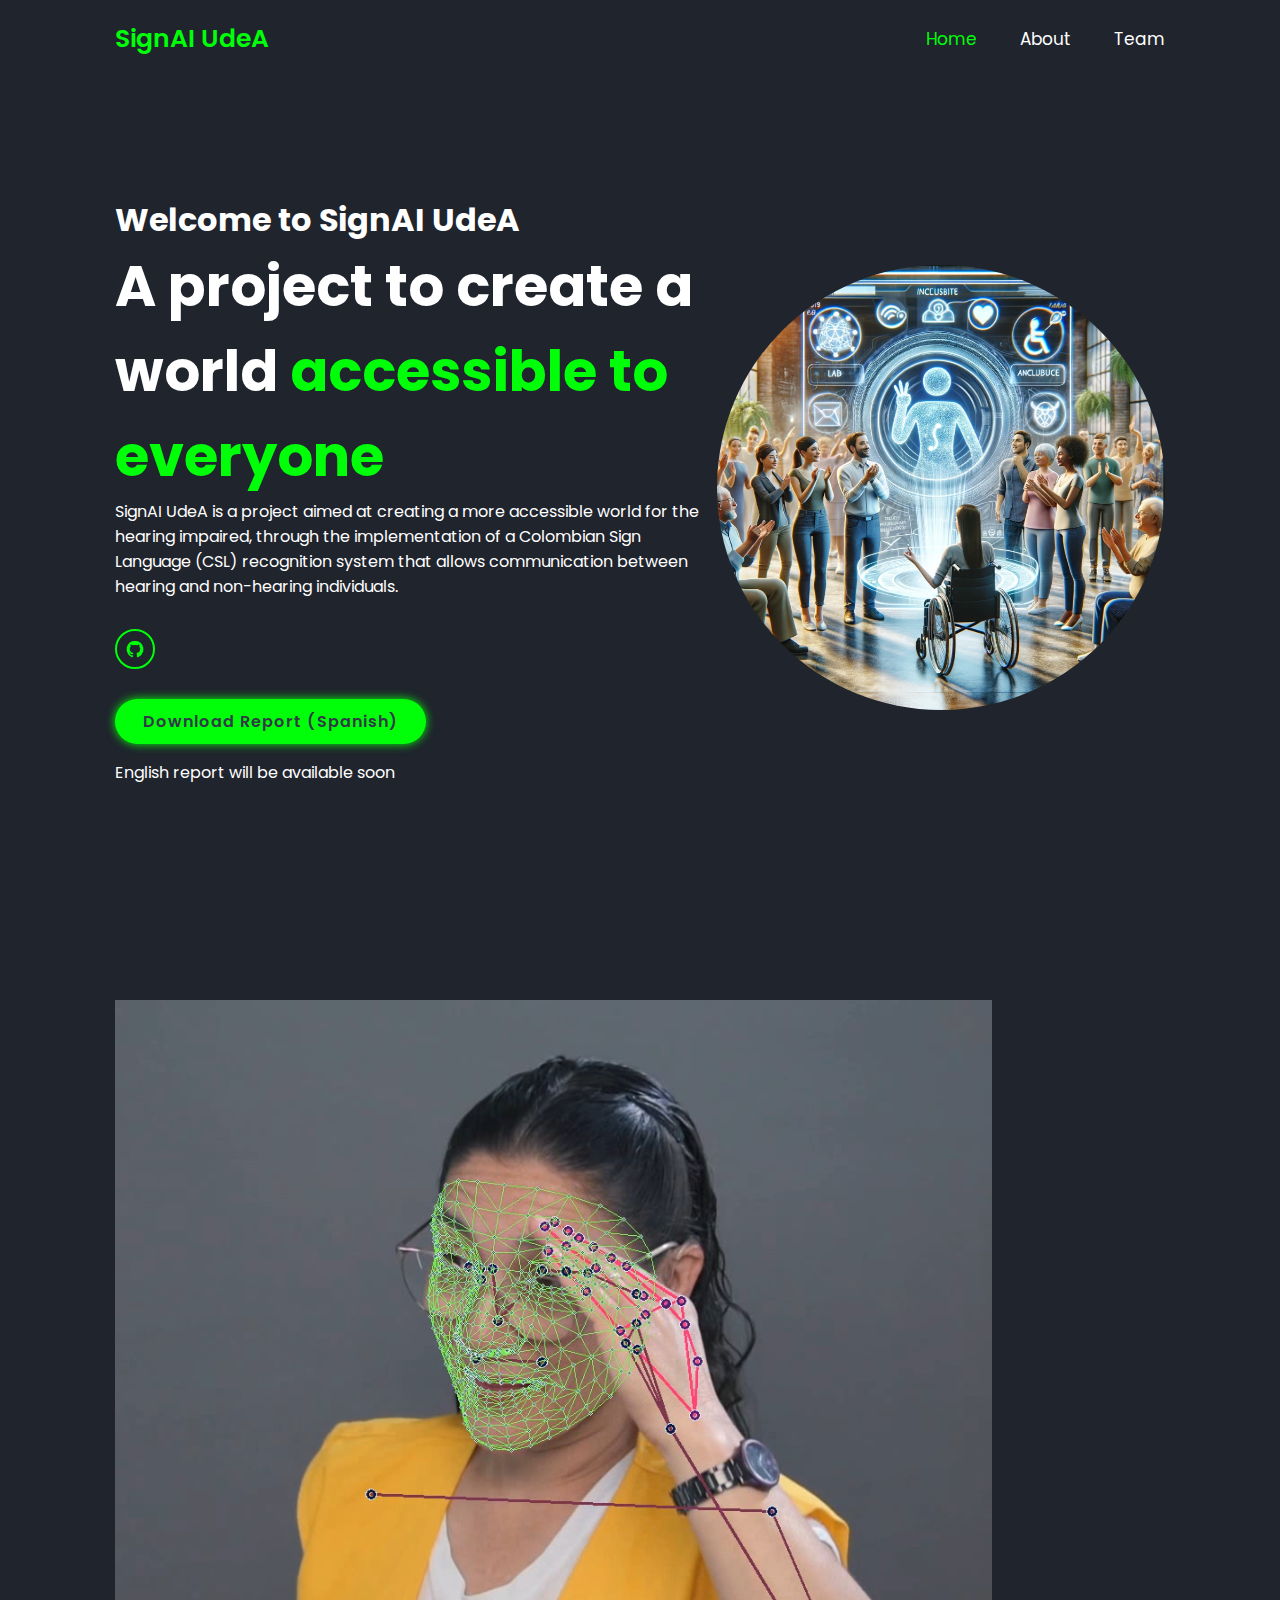
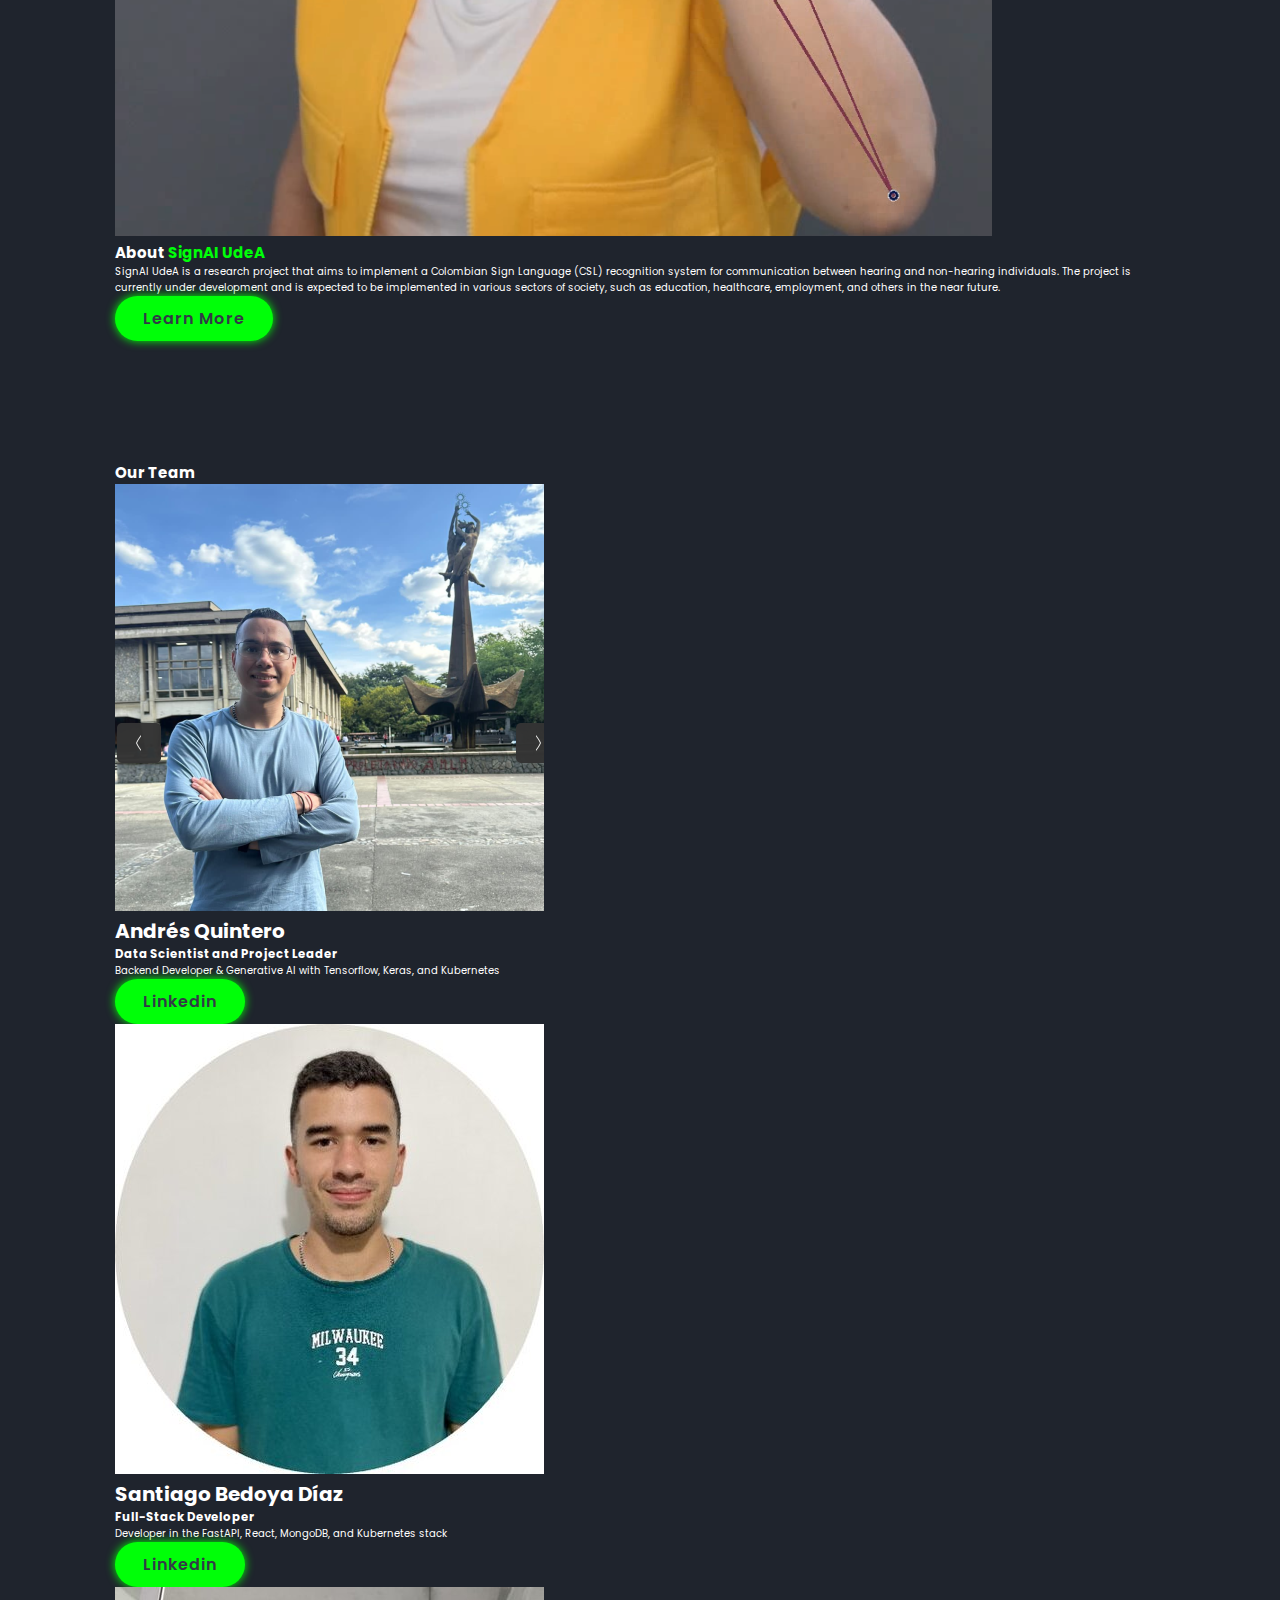
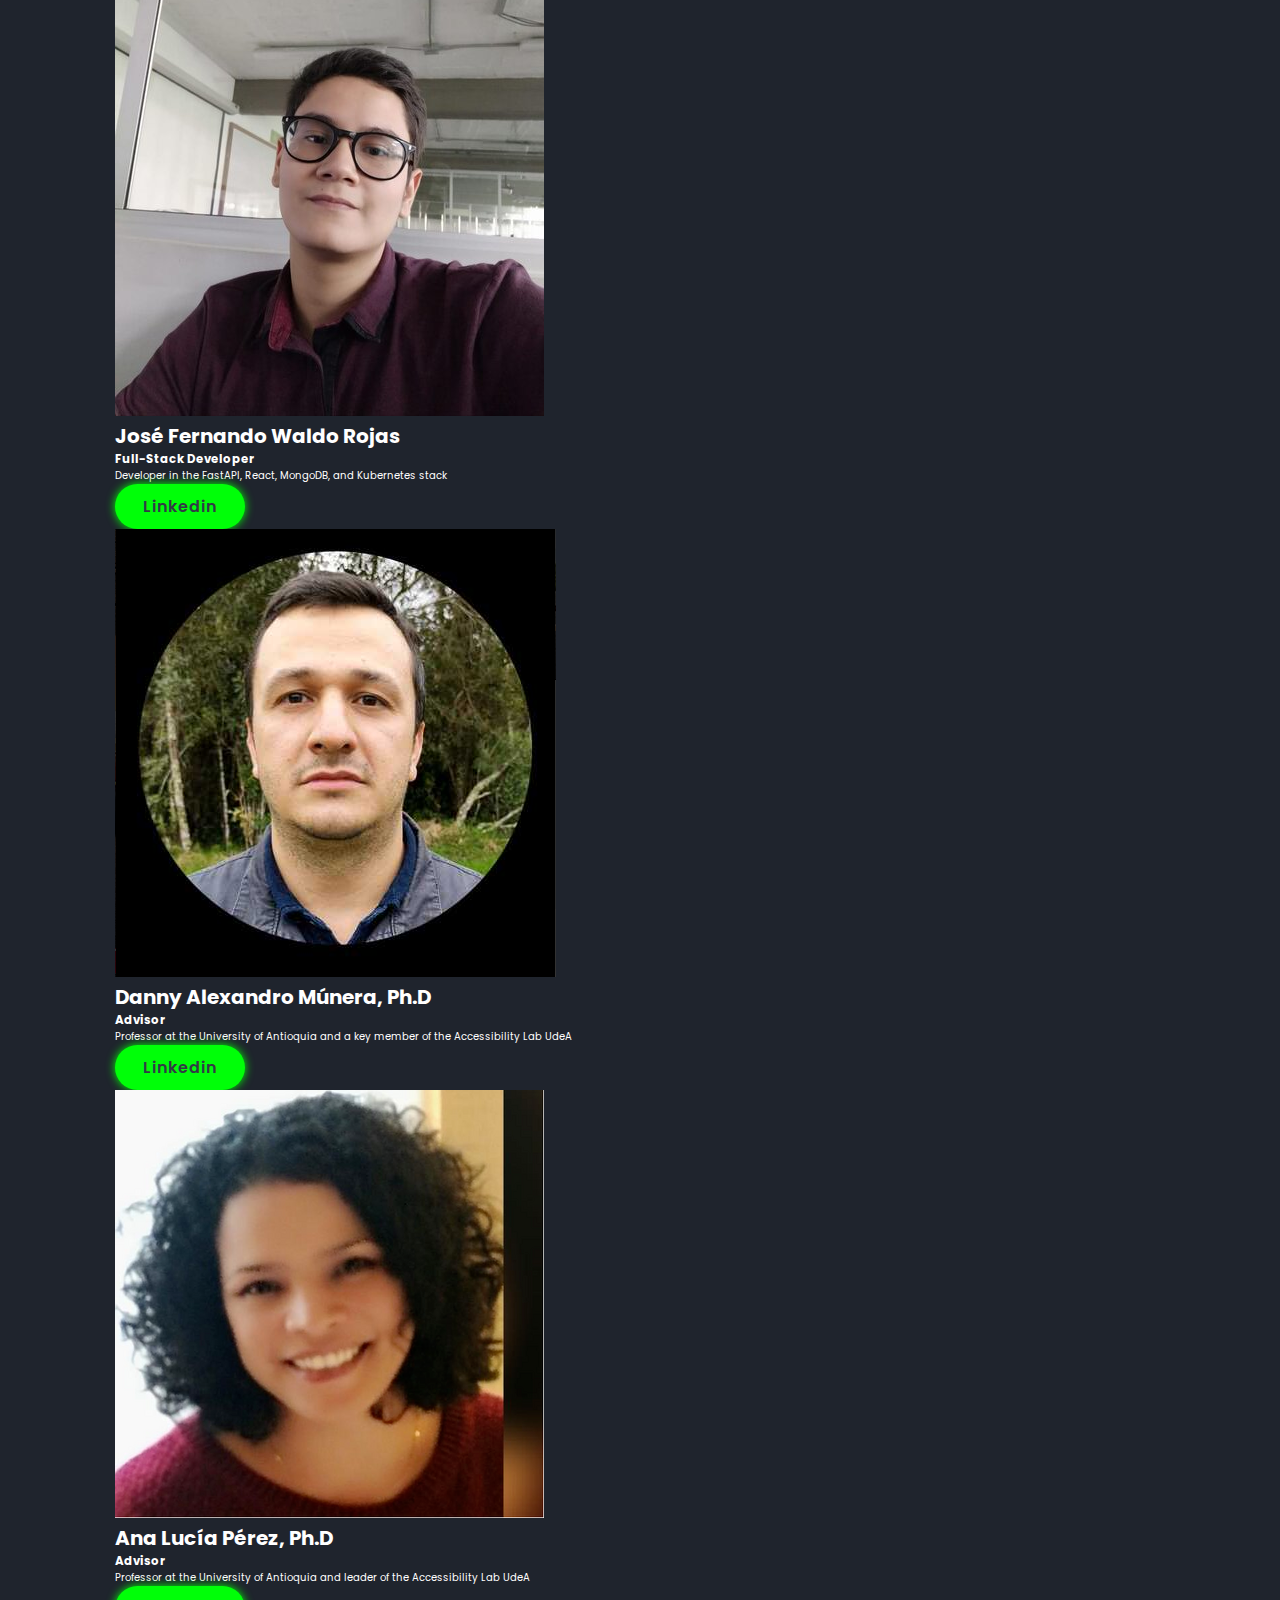
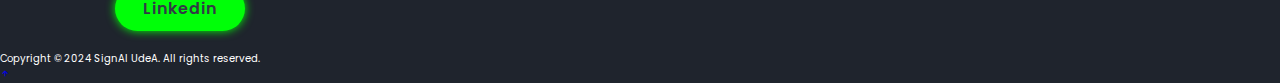
<file: en.html>
<!DOCTYPE html>
<html lang="en">
    <head>
        <meta charset="UTF-8">
        <meta http-equiv="X-UA-Compatible" content="IE=edge">
        <meta name="viewport" content="width=device-width, initial-scale=1.0">
        <title>SignAI UdeA</title>
        <link rel="stylesheet" href="css/style.css">
        <link href='https://unpkg.com/boxicons@2.1.4/css/boxicons.min.css' rel='stylesheet'>
    </head>

    <body>
        <header class="header">
            <a href="index.html" class="logo">SignAI UdeA</a>
            <i class='bx bx-menu' id="menu-icon"></i>
            <nav class="navbar">
                <a href="#home" class="active">Home</a>
                <a href="#about">About</a>
                <a href="#team">Team</a>
            </nav>
        </header>

        <!-- Home Section -->
        <section class="home" id="home">
            <div class="home-content">
                <h3>
                    Welcome to SignAI UdeA
                </h3>
                <h1>
                    A project to create a world <span>accessible to everyone</span>
                </h1>
                <p>
                    SignAI UdeA is a project aimed at creating a more accessible world for the hearing impaired,
                    through the implementation of a Colombian Sign Language (CSL) recognition system that allows
                    communication between hearing and non-hearing individuals.
                </p>
                <div class="social-media">
                    <a href="https://github.com/SignAIUdeA" target="_blank"><i class='bx bxl-github'></i></a>
                </div>
                <a href="files/AndresQuintero_InformeFinal_TrabajoDeGrado.pdf" class="btn" download>Download Report (Spanish)</a>
                <br>
                <br>
                <p>English report will be available soon</p>
            </div>

            <div class="home-img">
                <img src="images/home.png" alt="">
            </div>
        </section>

        <!-- About Section -->
        <section class="about" id="about">
            <div class="about-img">
                <img src="images/about.png" alt="">
            </div>
            <div class="about-content">
                <h2 class="heading">
                    About <span>SignAI UdeA</span>
                </h2>
                <p>
                    SignAI UdeA is a research project that aims to implement a Colombian Sign Language (CSL) recognition system
                    for communication between hearing and non-hearing individuals. The project is currently under development and is expected
                    to be implemented in various sectors of society, such as education, healthcare, employment, and others in the near future.
                </p>
                <a href="https://www.udea.edu.co/wps/portal/udea/web/inicio/udea-noticias/udea-noticia/!ut/p/z0/[base64]!!/" target="_blank" class="btn">Learn More</a>
            </div>
        </section>

        <!-- Team Section -->
        <section class="team" id="team">
            <h2 class="heading">Our Team</h2>
            <div class="team-container">
                <div class="team-box">
                    <div class="image-team">
                        <img src="images/andres.png" alt="">
                    </div>
                    
                    <h1>Andrés Quintero</h1>
                    <h3>Data Scientist and Project Leader</h3>
                    <p>Backend Developer & Generative AI with Tensorflow, Keras, and Kubernetes</p>
                    <a href="https://www.linkedin.com/in/andresqb198" class="btn" target="_blank">Linkedin</a>
                </div>
                <div class="team-box">
                    <div class="image-team">
                        <img src="images/santiago.jpg" alt="">
                    </div>
            
                    <h1>Santiago Bedoya Díaz</h1>
                    <h3>Full-Stack Developer</h3>
                    <p>Developer in the FastAPI, React, MongoDB, and Kubernetes stack</p>
                    <a href="https://www.linkedin.com/in/santiago-bedoya-diaz-42a23024a" class="btn" target="_blank">Linkedin</a>
                </div>
                <div class="team-box">
                    <div class="image-team">
                        <img src="images/jose.jpg" alt="">
                    </div>
                    
                    <h1>José Fernando Waldo Rojas</h1>
                    <h3>Full-Stack Developer</h3>
                    <p>Developer in the FastAPI, React, MongoDB, and Kubernetes stack</p>
                    <a href="https://www.linkedin.com/in/josewaldo" class="btn" target="_blank">Linkedin</a>
                </div>
                <div class="team-box">
                    <div class="image-team">
                        <img src="images/danny.png" alt="">
                    </div>
            
                    <h1>Danny Alexandro Múnera, Ph.D</h1>
                    <h3>Advisor</h3>
                    <p>Professor at the University of Antioquia and a key member of the Accessibility Lab UdeA</p>
                    <a href="https://www.linkedin.com/in/danny-munera" class="btn" target="_blank">Linkedin</a>
                </div>
                <div class="team-box">
                    <div class="image-team">
                        <img src="images/ana.png" alt="">
                    </div>
                    
                    <h1>Ana Lucía Pérez, Ph.D</h1>
                    <h3>Advisor</h3>
                    <p>Professor at the University of Antioquia and leader of the Accessibility Lab UdeA</p>
            
                    <a href="https://www.linkedin.com/in/ana-lucia-perez-pati%C3%B1o-81aa36243" class="btn" target="_blank">Linkedin</a>
                </div>
            </div>
            
        </section>

        <!-- Footer Section -->
        <footer class="footer">
            <div class="footer-text">
                <p>Copyright &copy; 2024 SignAI UdeA. All rights reserved.</p>
            </div>
            <div class="footer-iconTop">
                <a href="#home"><i class='bx bx-up-arrow-alt'></i></a>
            </div>
        </footer>

        <script src="js/script.js"></script>
    </body>
</html>
</file>
<file: css/style.css>
@import url(https://fonts.googleapis.com/css2?family=Poppins:wght@300;400;500;600;700&display=swap);

* {
    margin: 0;
    padding: 0;
    box-sizing: border-box;
    text-decoration: none;
    text-decoration: none;
    border: none;
    outline: none;
    scroll-behavior: smooth;
    font-family: 'Poppins', sans-serif;
}

:root {
    --bg-color: #1f242d;
    --second-bg-color: #323946;
    --text-color: #fff;
    --main-color: rgb(0, 255, 8);
}

html {
    font-size: 62.5%;
    overflow-x: hidden;
}

body{
    background-color: var(--bg-color);
    color: var(--text-color);
}

section {
    min-height: 100vh;
    padding: 10rem 9% 2rem; 
}

.header {
    position: fixed;
    top:0;
    left: 0;
    width: 100%;
    padding: 2rem 9%;
    background: var(--bg-color);
    display: flex;
    justify-content: space-between;
    align-items: center;
    z-index: 100;
}


.logo{
    font-size: 2.5rem;
    color: var(--main-color);
    font-weight: 600;
    cursor:default;
}

.navbar a{
    font-size: 1.7rem;
    color: var(--text-color);
    margin-left: 4rem;
    transition: .3s;
}

.navbar a:hover,
.navbar a.active{
    color: var(--main-color);
}

#menu-icon{
    font-size: 3.6rem;
    color: var(--text-color);
    display: none;

}

.home {
    display: flex;
    justify-content: center;
    align-items: center;
}

.home-content h3 {
    font-size: 3.2rem;
    font-weight: 700;
}

.home-content h3:nth-last-of-type(2){
    margin-bottom: 2rem;
}

span {
    color: var(--main-color);
}

.home-content h1 {
    font-size: 5.6rem;
    font-weight: 700;
    margin: 1.3;
}

.home-content p{
    font-size: 1.6rem;

}


.home-img img {
    width: 35vw;
    border-radius: 50%;
}

.social-media a {
    display: inline-flex;
    justify-content: center;
    align-items: center;
    width: 4rem;
    height: 4rem;
    background: transparent;
    border: .2rem solid var(--main-color);
    border-radius: 50%;
    font-size: 2rem;
    color: var(--main-color);
    margin: 3rem 1.5rem 3rem 0;
    transition: .5s ease;

}

.social-media a:hover {
    background: var(--main-color);
    color: var(--bg-color);
    box-shadow: 0 0 1rem var(--main-color);
}

.btn {
    display: inline-block;
    padding: 1rem 2.8rem;
    background: var(--main-color);
    border-radius: 4rem;
    box-shadow: 0 0 1rem var(--main-color);
    font-size: 1.6rem;
    color: var(--second-bg-color);
    letter-spacing: .1rem;
    font-weight: 600;
    transition: .5s ease;
}

.btn:hover { 
    box-shadow: none;

}
</file>
